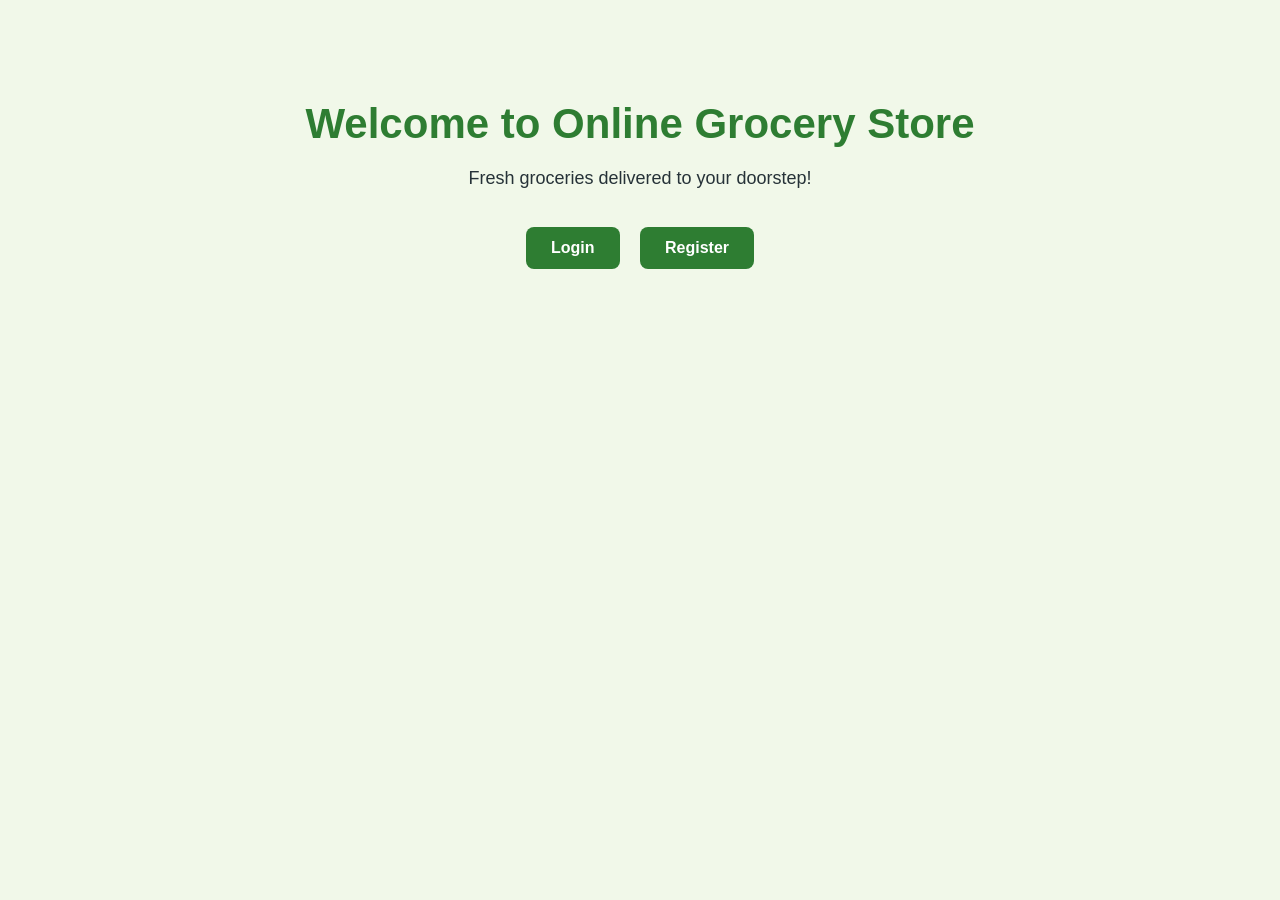
<file: frontend/index.html>
<!DOCTYPE html>
<html lang="en">
<head>
    <meta charset="UTF-8">
    <meta name="viewport" content="width=device-width, initial-scale=1.0">
    <title>Online Grocery Store</title>
    <link rel="stylesheet"
          href="style.css">
</head>
<body>

<h1>Welcome to Online Grocery Store</h1>
<p>Fresh groceries delivered to your doorstep!</p>

<a href="login.html">Login</a>
<a href="register.html">Register</a>

</body>
</html>
</file>
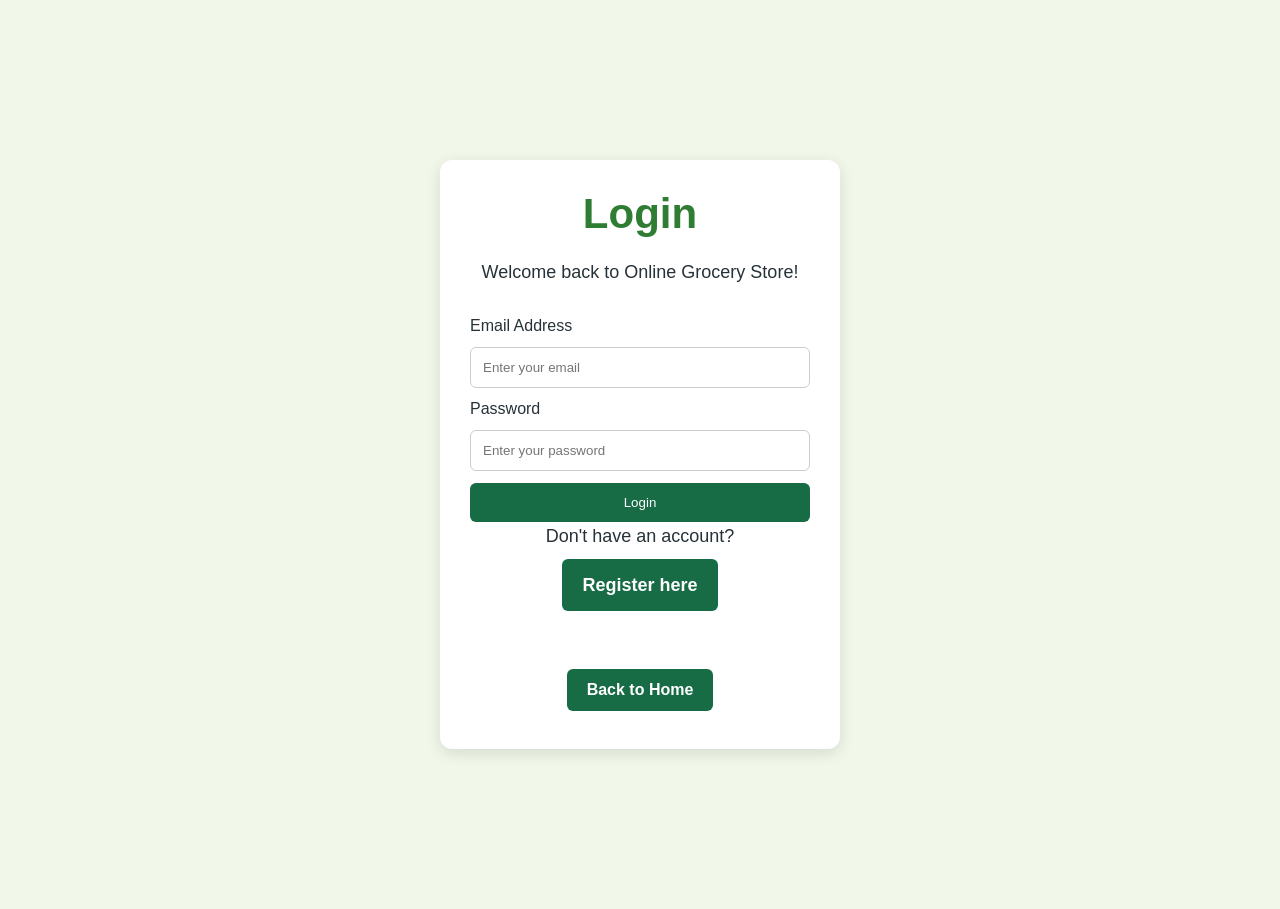
<file: frontend/login.html>
<!DOCTYPE html>
<html lang="en">
<head>
  <meta charset="UTF-8">
  <meta name="viewport" content="width=device-width, initial-scale=1.0">
  <title>Login - Online Grocery Store</title>
  <link rel="stylesheet" href="style.css">
</head>
<body>

<div class="login-container">
  <h1>Login</h1>
  <p>Welcome back to Online Grocery Store!</p>

  <form>
    <label for="email">Email Address</label>
    <input type="email" id="email" name="email"
           placeholder="Enter your email" required>

    <label for="password">Password</label>
    <input type="password" id="password" name="password"
           placeholder="Enter your password" required>

    <button type="submit">Login</button>
  </form>

  <p>Don't have an account?
    <a href="register.html">Register here</a>
  </p>

  <a href="index.html">Back to Home</a>
</div>

</body>
</html>
</file>
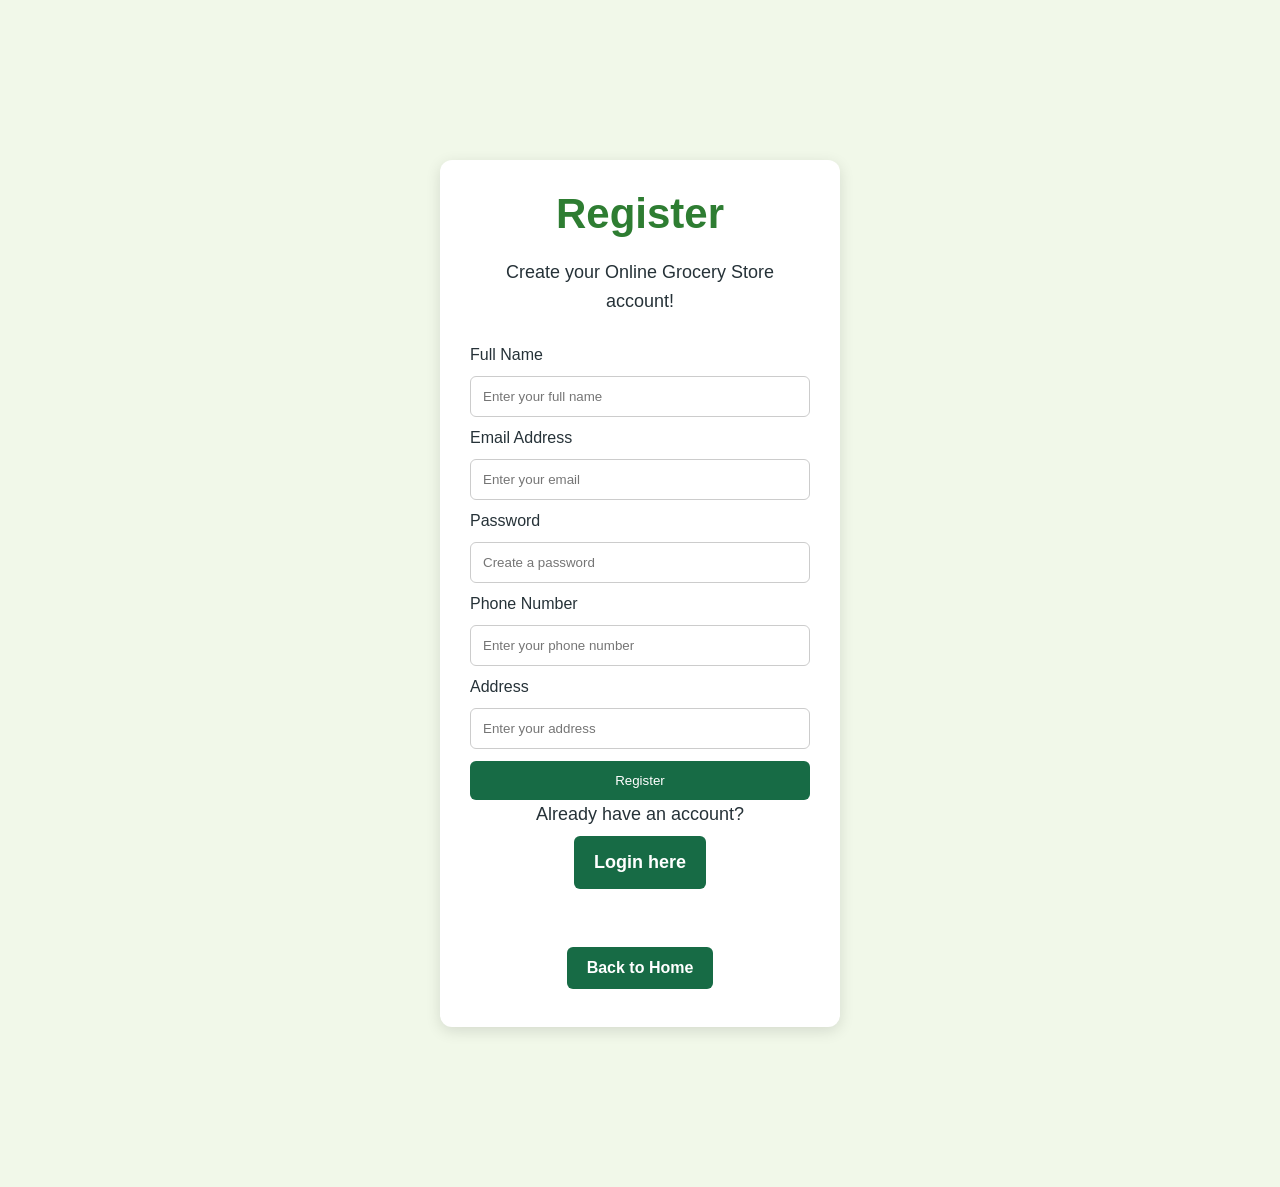
<file: frontend/register.html>
<!DOCTYPE html>
<html lang="en">
<head>
    <meta charset="UTF-8">
    <meta name="viewport" content="width=device-width, initial-scale=1.0">
    <title>Register - Online Grocery Store</title>
    <link rel="stylesheet" href="style.css">
</head>
<body>

<div class="login-container">
    <h1>Register</h1>
    <p>Create your Online Grocery Store account!</p>

    <form>
        <label for="name">Full Name</label>
        <input type="text" id="name" name="name"
               placeholder="Enter your full name" required>

        <label for="email">Email Address</label>
        <input type="email" id="email" name="email"
               placeholder="Enter your email" required>

        <label for="password">Password</label>
        <input type="password" id="password" name="password"
               placeholder="Create a password" required>

        <label for="phone">Phone Number</label>
        <input type="tel" id="phone" name="phone"
               placeholder="Enter your phone number" required>

        <label for="address">Address</label>
        <input type="text" id="address" name="address"
               placeholder="Enter your address" required>

        <button type="submit">Register</button>
    </form>

    <p>Already have an account?
        <a href="login.html">Login here</a>
    </p>

    <a href="index.html">Back to Home</a>
</div>

</body>
</html>
</file>
<file: frontend/style.css>
* {
    margin: 0;
    padding: 0;
    box-sizing: border-box;
}

body {
    font-family: Arial, sans-serif;
    background-color: #f1f8e9;
    color: #263238;
    text-align: center;
    padding: 100px 20px;
}

h1 {
    color: #2e7d32;
    font-size: 42px;
    margin-bottom: 20px;
}

p {
    font-size: 18px;
    margin-bottom: 30px;
}

a {
    display: inline-block;
    text-decoration: none;
    background-color: #2e7d32;
    color: white;
    padding: 12px 25px;
    margin: 8px;
    border-radius: 8px;
    font-weight: bold;
}

a:hover {
    background-color: #1b5e20;
}

.login-container {
    max-width: 400px;
    margin: 60px auto;
    padding: 30px;
    background: white;
    border-radius: 12px;
    box-shadow: 0 4px 15px rgba(0, 0, 0, 0.12);
    text-align: center;
}

.login-container form {
    display: flex;
    flex-direction: column;
    gap: 12px;
    text-align: left;
}

.login-container input {
    box-sizing: border-box;
    width: 100%;
    padding: 12px;
    border: 1px solid #ccc;
    border-radius: 6px;
}

.login-container button {
    padding: 12px;
    background: #176b45;
    color: white;
    border: none;
    border-radius: 6px;
    cursor: pointer;
}

.login-container button:hover {
    background: #105235;
}

.login-container a {
    color: #176b45;
}
.login-container p a {
    display: inline-block;
    padding: 12px 20px;
    background: #176b45;
    color: white;
    text-decoration: none;
    border-radius: 6px;
    margin-top: 8px;
}

.login-container > a {
    display: inline-block;
    padding: 12px 20px;
    background: #176b45;
    color: white;
    text-decoration: none;
    border-radius: 6px;
    margin-top: 20px;
}

.login-container p {
    line-height: 1.6;
}
</file>
